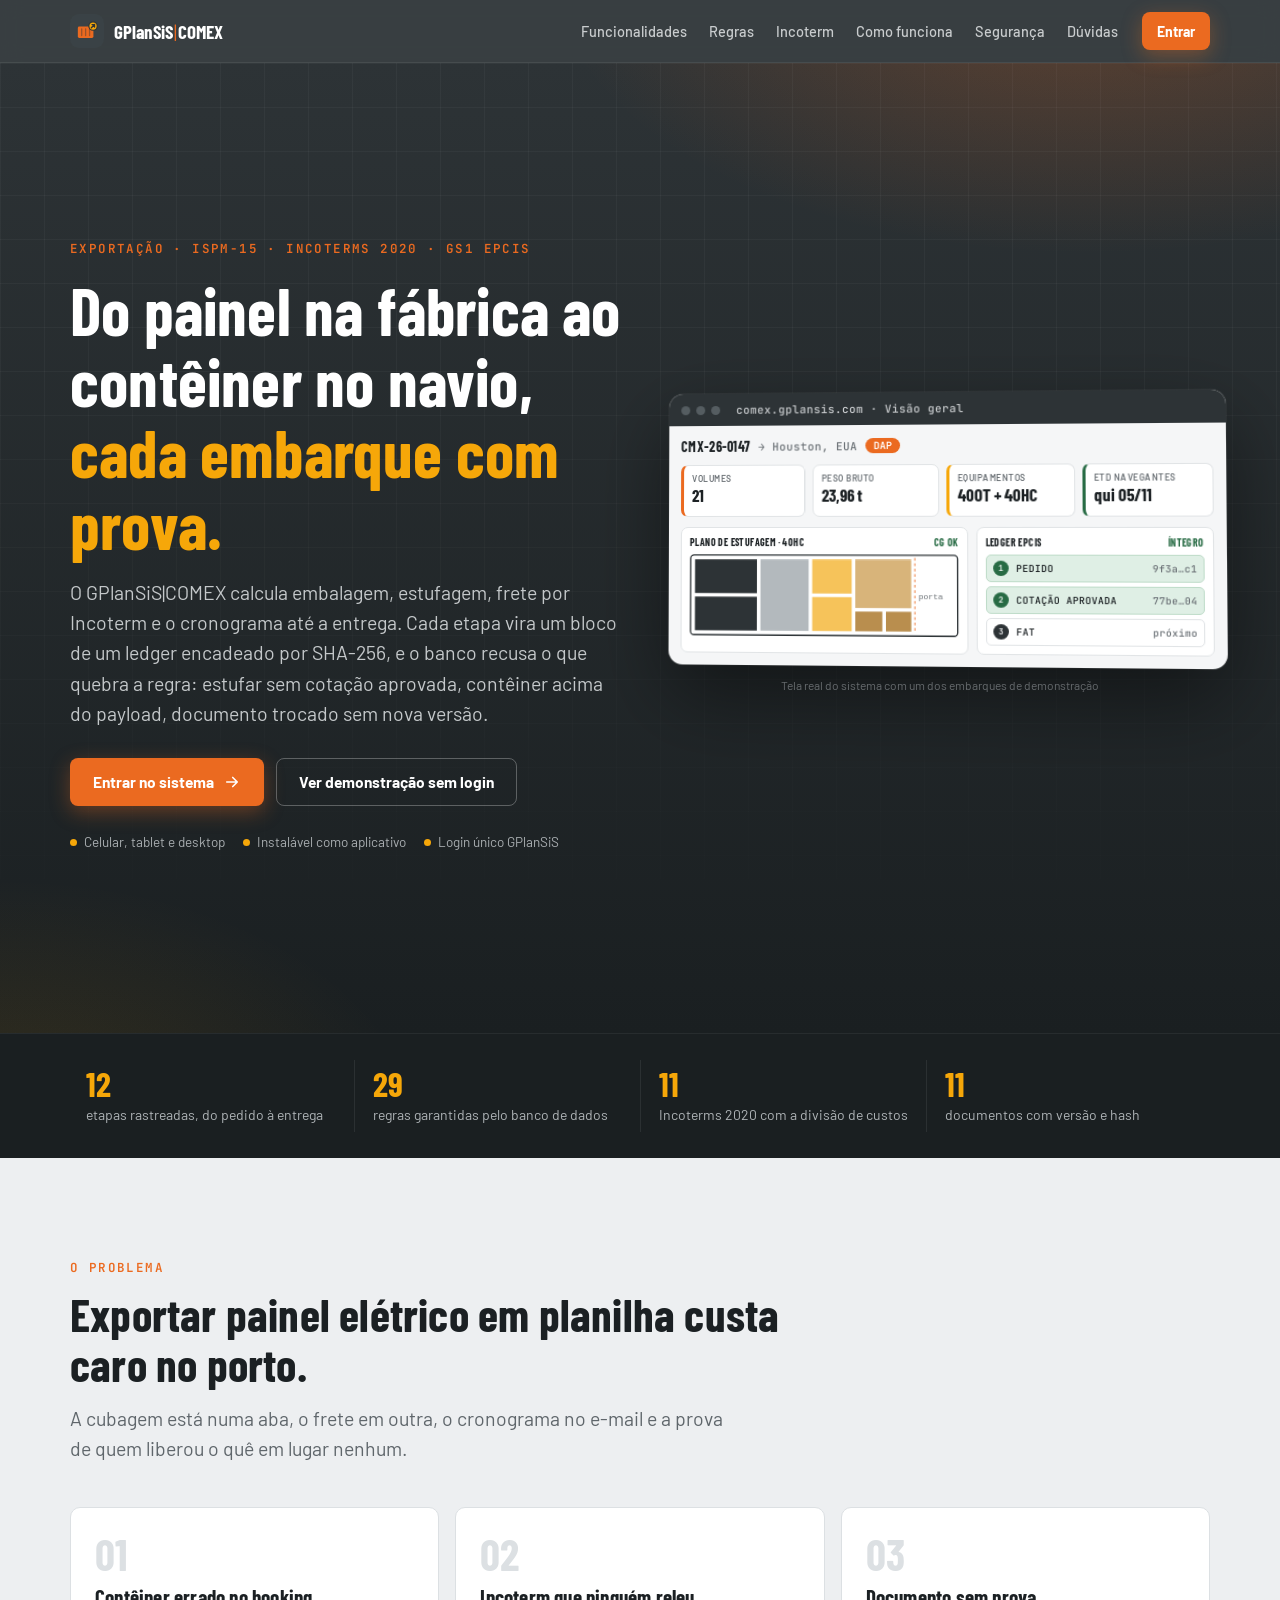
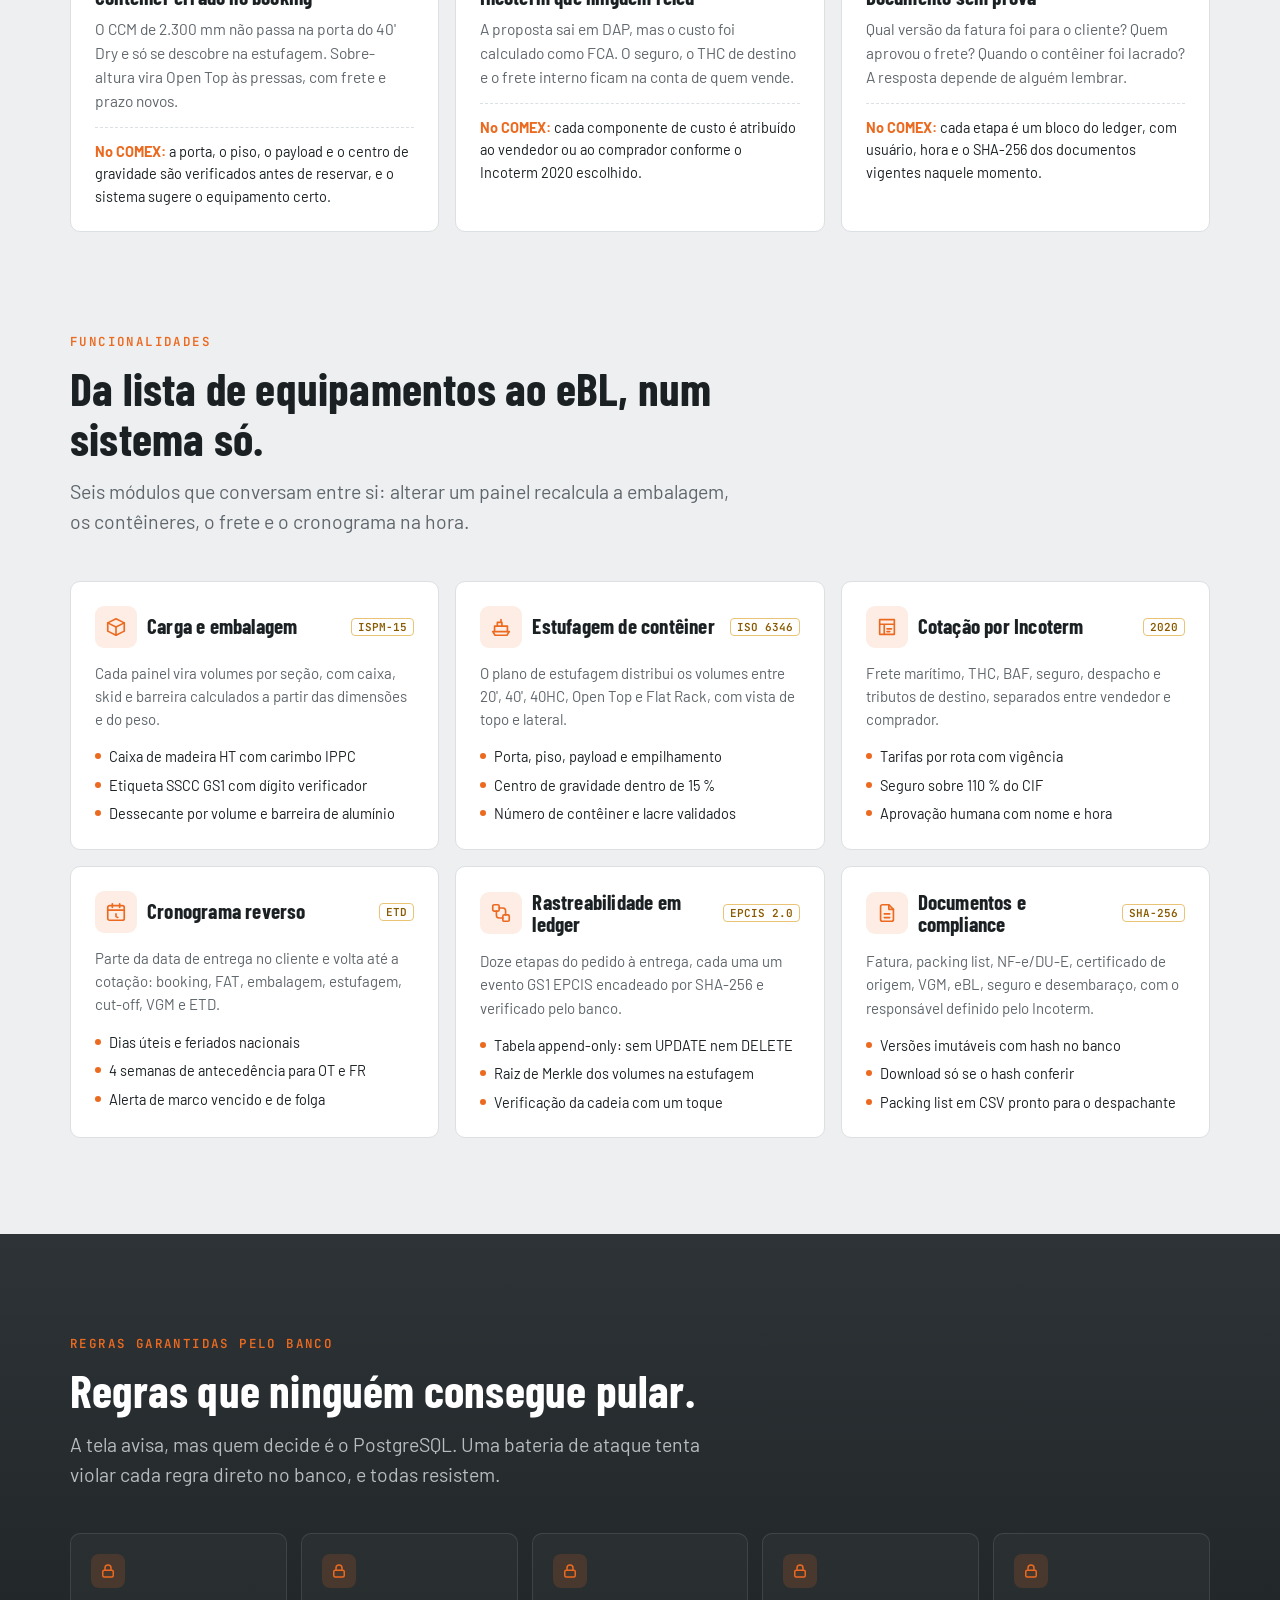
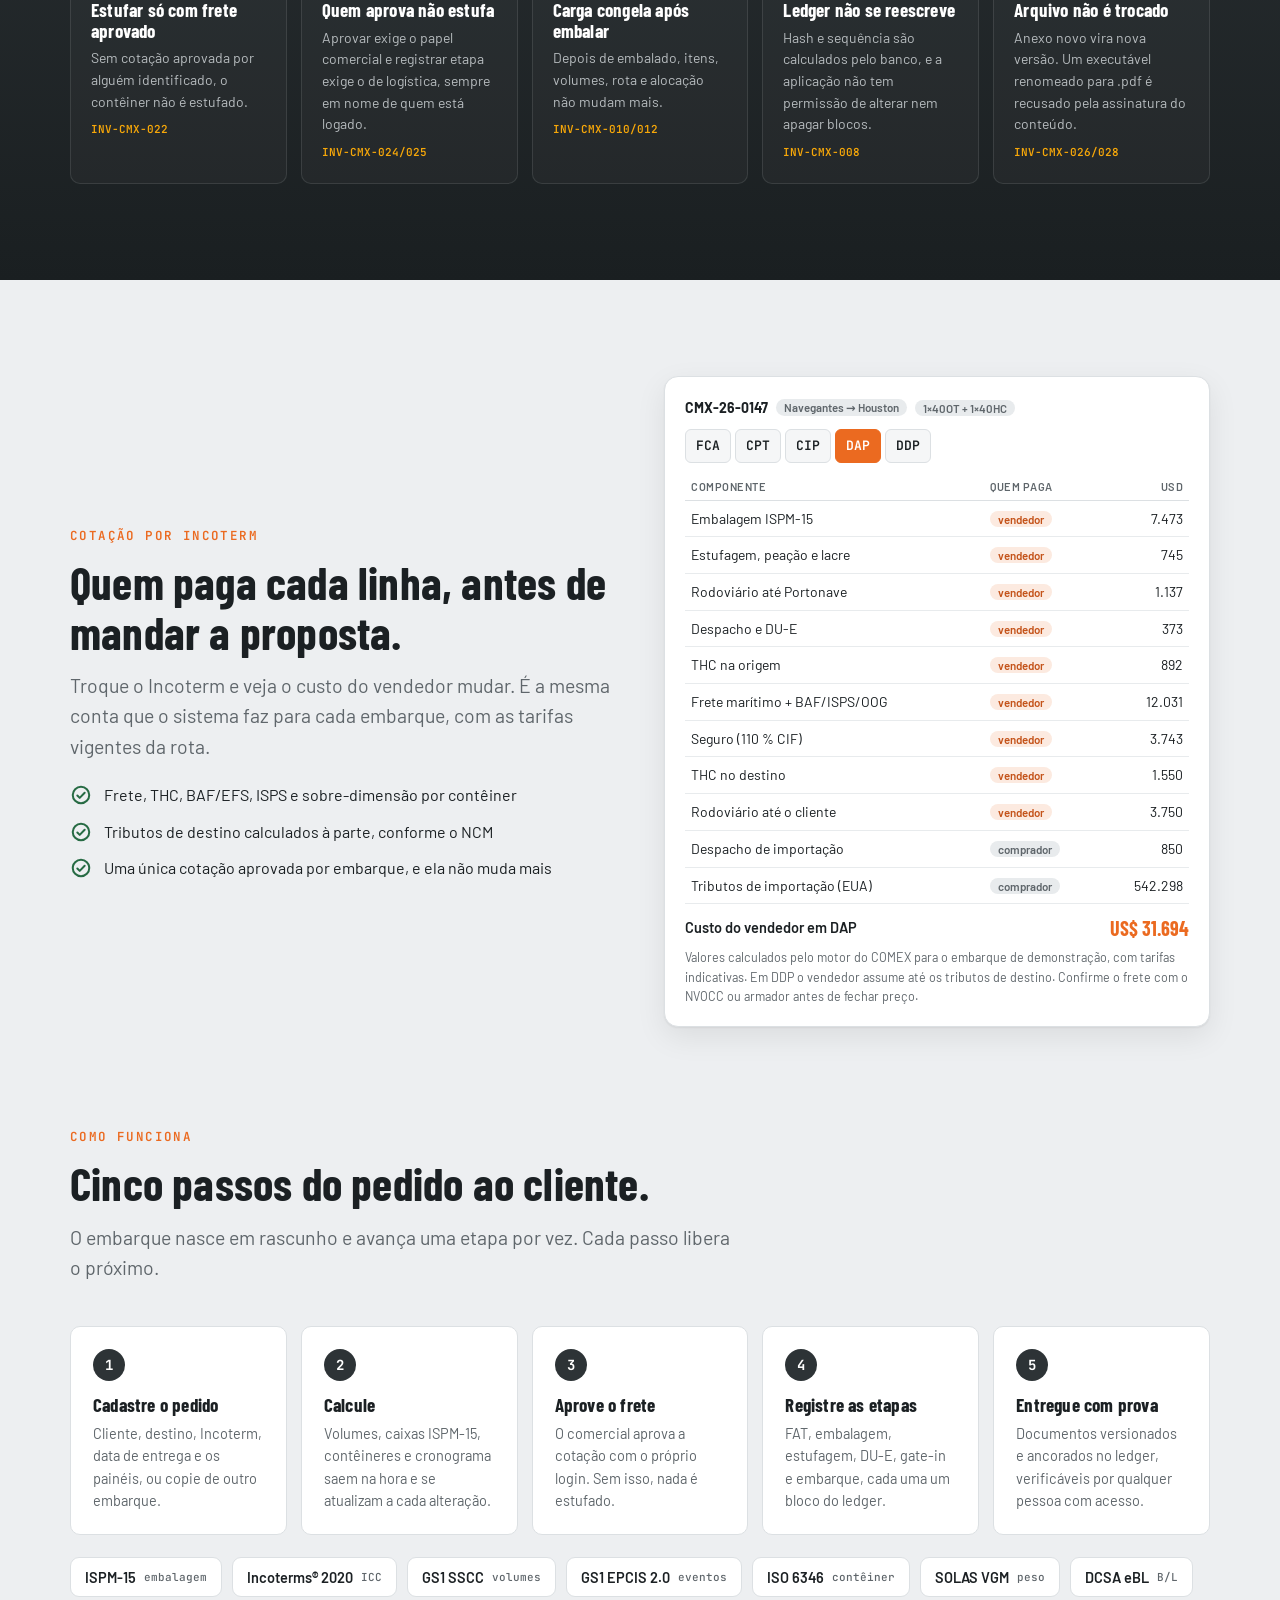
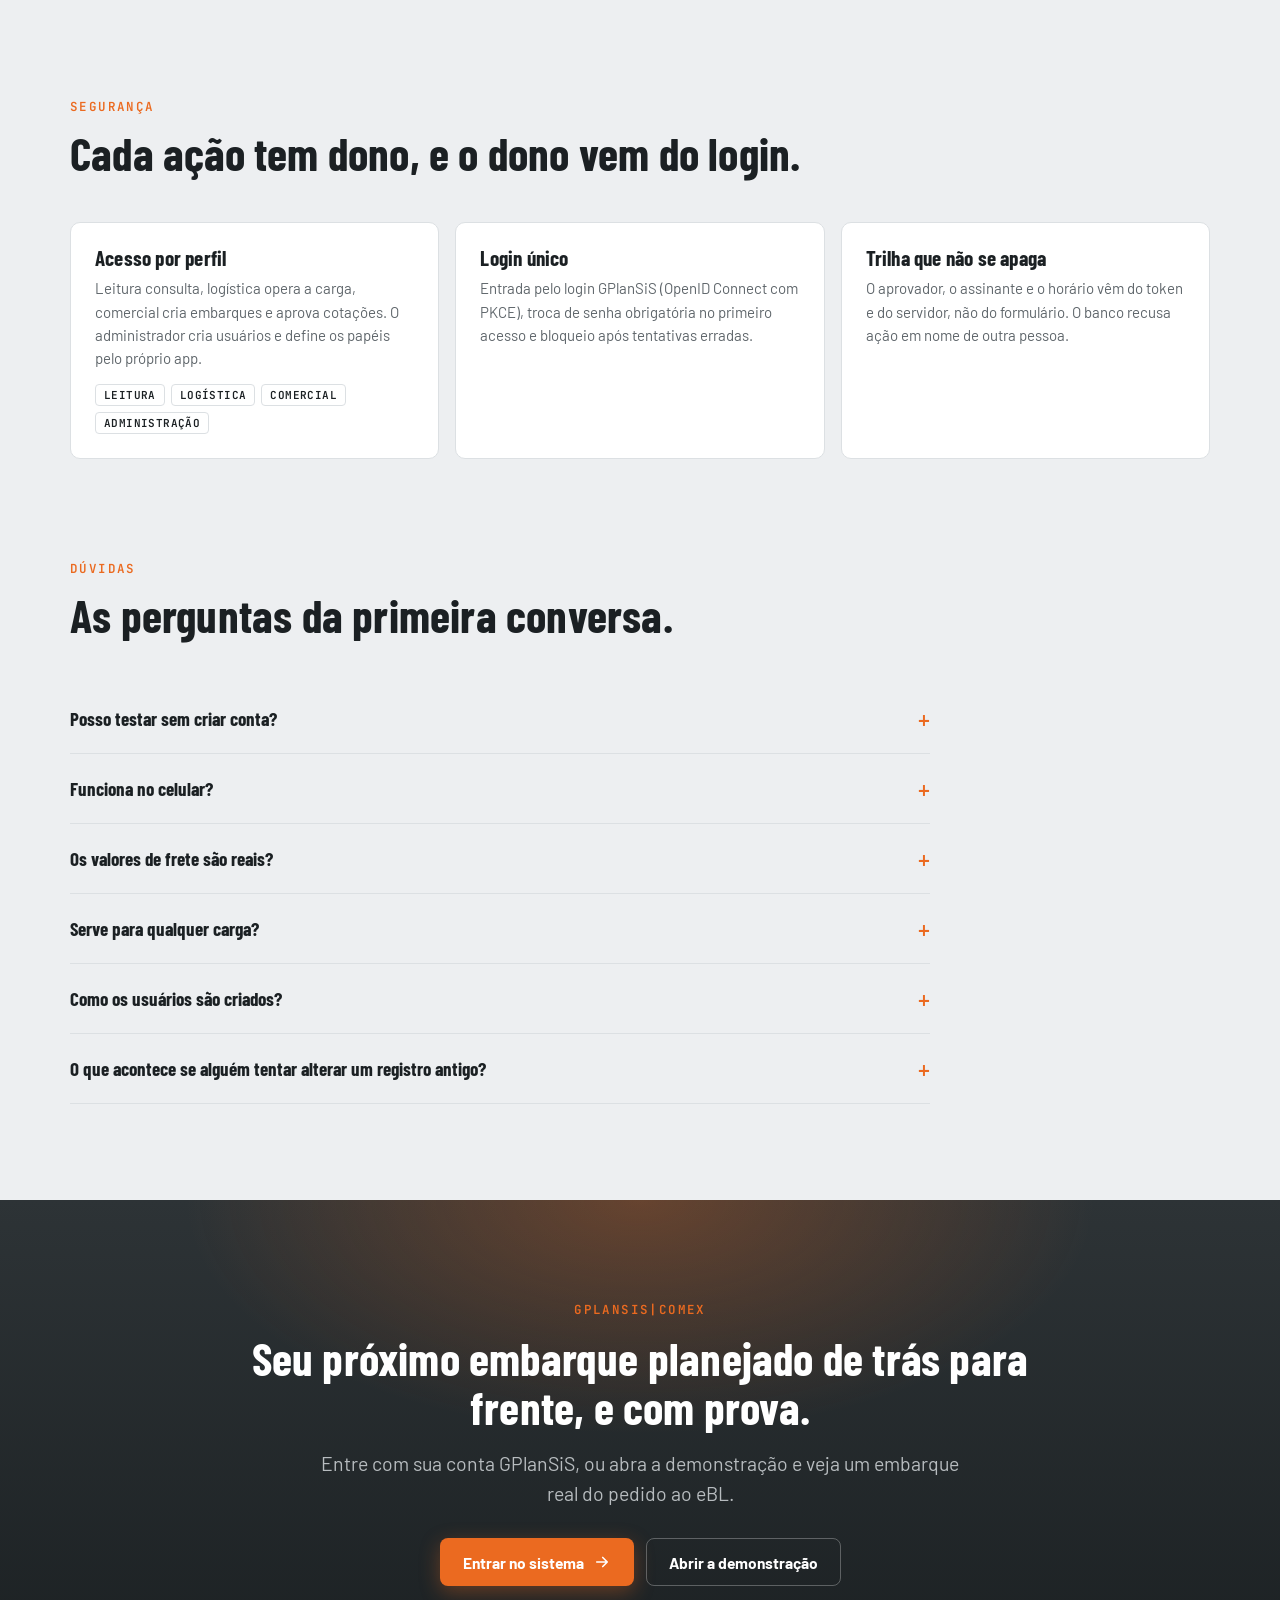
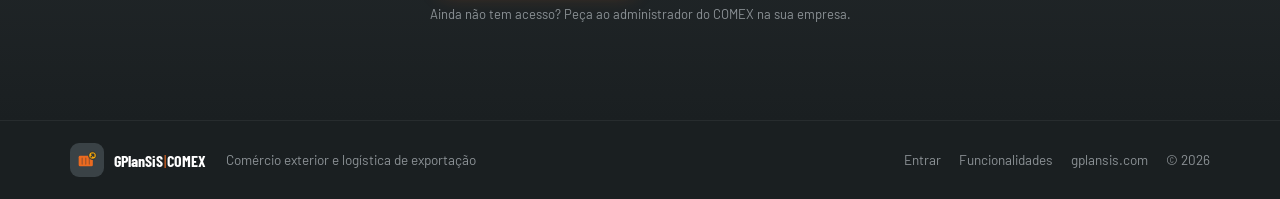
<file: web/index.html>
<!DOCTYPE html>
<html lang="pt-BR">
<head>
<meta charset="utf-8">
<meta name="viewport" content="width=device-width, initial-scale=1, viewport-fit=cover">
<title>GPlanSiS|COMEX · exportação planejada de trás para frente, com prova</title>
<meta name="description" content="Planejamento e rastreabilidade de exportação de painéis elétricos: embalagem ISPM-15, estufagem de contêiner, cotação por Incoterm 2020, cronograma reverso e ledger EPCIS encadeado por SHA-256.">
<meta name="theme-color" content="#2D3336">
<meta name="color-scheme" content="light dark">
<meta property="og:title" content="GPlanSiS|COMEX — exportação com prova">
<meta property="og:description" content="Do painel na fábrica ao contêiner no navio: embalagem, estufagem, frete por Incoterm, cronograma e ledger auditável.">
<meta property="og:type" content="website">
<link rel="manifest" href="manifest.webmanifest">
<link rel="apple-touch-icon" href="icons/apple-touch-icon.png">
<link rel="icon" href="icons/favicon.svg" type="image/svg+xml">
<link rel="icon" href="icons/favicon-32.png" sizes="32x32" type="image/png">
<link rel="preconnect" href="https://fonts.googleapis.com">
<link rel="preconnect" href="https://fonts.gstatic.com" crossorigin>
<link href="https://fonts.googleapis.com/css2?family=Barlow:wght@400;500;600;700&family=Barlow+Condensed:wght@500;600;700&family=JetBrains+Mono:wght@400;500;600&display=swap" rel="stylesheet">
<style>
:root{
  --brand:#EB6A20;--brand2:#C4531A;--amber:#F6A709;--graf:#2D3336;--graf2:#22282B;--graf3:#1A1F21;--steel:#7D8286;
  --bg:#EDEFF1;--panel:#FFFFFF;--panel2:#F5F6F7;--ink:#1B2023;--muted:#5F666B;--line:#DCE0E3;--line2:#E8EBED;
  --ok:#276B44;--okbg:#DFEFE5;--warn:#8A5A00;--warnbg:#FDF1D5;--bad:#B3341D;--badbg:#F8E2DC;
  --wood:#D8B47A;--wood2:#B98E4E;
  --f:'Barlow',system-ui,-apple-system,'Segoe UI',Roboto,sans-serif;--fc:'Barlow Condensed','Arial Narrow',sans-serif;--fm:'JetBrains Mono',ui-monospace,Consolas,monospace;
  --r:10px;--sh:0 1px 2px rgba(0,0,0,.06),0 10px 30px rgba(0,0,0,.08);--wrap:1180px;
}
@media (prefers-color-scheme:dark){:root:not([data-theme="light"]){
  --bg:#121517;--panel:#1B2023;--panel2:#22292D;--ink:#E8EBED;--muted:#9AA0A4;--line:#2E363B;--line2:#262C30;
  --ok:#6BC08E;--okbg:#15301F;--warn:#F2B64A;--warnbg:#372A0E;--bad:#EF7A63;--badbg:#3A1D17;--sh:0 1px 2px rgba(0,0,0,.4),0 10px 30px rgba(0,0,0,.35);
}}
:root[data-theme="dark"]{--bg:#121517;--panel:#1B2023;--panel2:#22292D;--ink:#E8EBED;--muted:#9AA0A4;--line:#2E363B;--line2:#262C30;--ok:#6BC08E;--okbg:#15301F;--warn:#F2B64A;--warnbg:#372A0E;--bad:#EF7A63;--badbg:#3A1D17}
*,*::before,*::after{box-sizing:border-box}
html{scroll-behavior:smooth;scroll-padding-top:72px}
body{margin:0;background:var(--bg);color:var(--ink);font:16px/1.55 var(--f);-webkit-font-smoothing:antialiased;overflow-x:hidden}
a{color:inherit}
img,svg{display:block;max-width:100%}
:focus-visible{outline:2px solid var(--brand);outline-offset:3px;border-radius:4px}
.wrap{max-width:var(--wrap);margin:0 auto;padding:0 20px}
.eyebrow{font:600 12.5px var(--fm);letter-spacing:1.4px;text-transform:uppercase;color:var(--brand)}
h1,h2,h3{font-family:var(--fc);letter-spacing:.2px;line-height:1.08;margin:0}
h2{font-size:clamp(30px,4.2vw,46px);font-weight:700}
h3{font-size:21px;font-weight:700}
p{margin:0}
.lead{font-size:clamp(17px,1.6vw,19.5px);color:var(--muted);max-width:660px}
.btn{display:inline-flex;align-items:center;justify-content:center;gap:9px;padding:13px 22px;border-radius:8px;font:700 15.5px var(--f);text-decoration:none;border:1px solid transparent;cursor:pointer;white-space:nowrap;transition:transform .12s,background .12s,border-color .12s;min-height:48px}
.btn:hover{transform:translateY(-1px)}
.btn.pri{background:var(--brand);color:#fff;box-shadow:0 6px 20px rgba(235,106,32,.35)}
.btn.pri:hover{background:var(--brand2)}
.btn.ghost{border-color:rgba(255,255,255,.28);color:#fff}
.btn.ghost:hover{border-color:rgba(255,255,255,.6)}
.btn svg{width:18px;height:18px}
.btn.sm{padding:8px 14px;font-size:14px;min-height:38px}

/* NAV */
.nav{position:sticky;top:0;z-index:50;background:color-mix(in srgb,var(--graf) 94%,transparent);backdrop-filter:saturate(1.4) blur(10px);-webkit-backdrop-filter:saturate(1.4) blur(10px);border-bottom:1px solid rgba(255,255,255,.07);padding-top:env(safe-area-inset-top,0px)}
.nav .wrap{display:flex;align-items:center;gap:24px;height:62px}
.logo{display:flex;align-items:center;gap:10px;text-decoration:none;color:#fff;min-width:0}
.logo .mk{width:34px;height:34px;border-radius:9px;background:#3A4246;display:grid;place-items:center;flex:none}
.logo .wm{font:700 19px var(--fc);white-space:nowrap}.logo .wm b{color:var(--brand);margin:0 1px;font-weight:400}
.nav .links{display:flex;gap:22px;margin-left:auto}
.nav .links a{color:#C9CCCE;text-decoration:none;font-weight:500;font-size:14.5px}
.nav .links a:hover{color:#fff}
.menu{display:none;margin-left:auto;background:none;border:1px solid rgba(255,255,255,.2);color:#fff;border-radius:7px;width:42px;height:40px;cursor:pointer}
.menu svg{margin:auto;width:20px;height:20px}

/* HERO */
.hero{background:radial-gradient(900px 480px at 85% -10%,rgba(235,106,32,.28),transparent 60%),radial-gradient(700px 420px at 0% 110%,rgba(246,167,9,.12),transparent 60%),linear-gradient(180deg,var(--graf) 0%,var(--graf3) 100%);color:#fff;position:relative;overflow:hidden}
.hero::before{content:"";position:absolute;inset:0;background-image:linear-gradient(rgba(255,255,255,.035) 1px,transparent 1px),linear-gradient(90deg,rgba(255,255,255,.035) 1px,transparent 1px);background-size:44px 44px;mask-image:linear-gradient(180deg,#000 30%,transparent 95%);-webkit-mask-image:linear-gradient(180deg,#000 30%,transparent 95%);pointer-events:none}
.hero .wrap{position:relative;display:grid;grid-template-columns:minmax(0,1.02fr) minmax(0,1fr);gap:48px;align-items:center;padding-top:76px;padding-bottom:84px}
.hero h1{font-size:clamp(40px,5.6vw,66px);font-weight:700;margin:14px 0 18px}
.hero h1 em{font-style:normal;color:var(--amber)}
.hero .lead{color:#C4C8CA}
.ctas{display:flex;gap:12px;flex-wrap:wrap;margin-top:30px}
.trust{display:flex;gap:18px;flex-wrap:wrap;margin-top:26px;font-size:13.5px;color:#A8ADB0}
.trust span{display:inline-flex;align-items:center;gap:7px}
.trust i{width:7px;height:7px;border-radius:50%;background:var(--amber);display:inline-block}

/* MOCK do app */
.mock{background:#F5F6F7;color:#1B2023;border-radius:14px;box-shadow:0 30px 80px rgba(0,0,0,.45),0 0 0 1px rgba(255,255,255,.06);overflow:hidden;transform:perspective(1600px) rotateY(-6deg) rotateX(2deg);transform-origin:left center}
.mock .bar{display:flex;align-items:center;gap:6px;padding:9px 12px;background:#2D3336;color:#C9CCCE;font:500 11px var(--fm)}
.mock .bar i{width:9px;height:9px;border-radius:50%;background:#555D61;display:inline-block}
.mock .bar span{margin-left:10px;white-space:nowrap;overflow:hidden;text-overflow:ellipsis}
.mock .mn{padding:12px;display:flex;flex-direction:column;gap:10px;min-width:0}
.mock .chip{display:flex;align-items:center;gap:8px;font:600 11px var(--fm);flex-wrap:wrap}
.mock .chip b{font:700 14px var(--fc);letter-spacing:.3px}
.mock .chip u{text-decoration:none;background:#EB6A20;color:#fff;border-radius:10px;padding:1px 8px;font-size:10px}
.mock .chip s{text-decoration:none;color:#6A7075;font-weight:500}
.kp{display:grid;grid-template-columns:repeat(4,1fr);gap:7px}
.kp div{background:#fff;border:1px solid #E1E4E6;border-radius:7px;padding:7px 8px;min-width:0}
.kp div.l{border-left:3px solid #EB6A20}.kp div.w{border-left:3px solid #F6A709}.kp div.o{border-left:3px solid #276B44}
.kp small{display:block;font:600 8.5px var(--f);text-transform:uppercase;letter-spacing:.5px;color:#6A7075;white-space:nowrap;overflow:hidden;text-overflow:ellipsis}
.kp strong{font:700 17px var(--fc);white-space:nowrap}
.cardm{background:#fff;border:1px solid #E1E4E6;border-radius:7px;padding:8px;min-width:0}
.cardm h6{margin:0 0 6px;font:700 10px var(--fc);text-transform:uppercase;letter-spacing:.4px;display:flex;justify-content:space-between;gap:8px}
.cardm h6 em{font-style:normal;color:#276B44}
.row2{display:grid;grid-template-columns:1.25fr 1fr;gap:8px}
.chain{display:flex;flex-direction:column;gap:4px}
.chain div{display:flex;align-items:center;gap:7px;font:500 9.5px var(--fm);padding:5px 6px;border:1px solid #E1E4E6;border-radius:5px;background:#fff;min-width:0}
.chain div.d{background:#DFEFE5;border-color:#BFDCC9}
.chain em{font-style:normal;width:15px;height:15px;border-radius:50%;background:#2D3336;color:#fff;display:grid;place-items:center;font-size:8px;flex:none}
.chain div.d em{background:#276B44}
.chain b{margin-left:auto;color:#6A7075;font-weight:500}
.mockcap{margin-top:12px;font-size:12px;color:#8C9296;text-align:center}

/* NÚMEROS */
.nums{background:var(--graf3);color:#fff;border-top:1px solid rgba(255,255,255,.06)}
.nums .wrap{display:grid;grid-template-columns:repeat(4,1fr);gap:0;padding-top:26px;padding-bottom:26px}
.nums div{padding:6px 18px;border-left:1px solid rgba(255,255,255,.08)}
.nums div:first-child{border-left:0}
.nums b{display:block;font:700 34px var(--fc);color:var(--amber);line-height:1.05}
.nums span{font-size:14px;color:#AEB3B6}

/* SEÇÕES */
section{padding:96px 0}
.sh{max-width:780px;margin-bottom:44px}
.sh h2{margin:10px 0 14px}
.pains{display:grid;grid-template-columns:repeat(3,1fr);gap:16px}
.pain{background:var(--panel);border:1px solid var(--line);border-radius:var(--r);padding:24px}
.pain .n{font:700 44px var(--fc);color:var(--line);line-height:1}
.pain h3{margin:10px 0 8px}
.pain p{color:var(--muted);font-size:15.5px}
.pain .fix{margin-top:14px;padding-top:12px;border-top:1px dashed var(--line);font-size:14.5px;color:var(--ink)}
.pain .fix b{color:var(--brand)}

.mods{display:grid;grid-template-columns:repeat(3,1fr);gap:16px}
.mod{background:var(--panel);border:1px solid var(--line);border-radius:var(--r);padding:24px;position:relative;transition:border-color .15s,transform .15s,box-shadow .15s}
.mod:hover{border-color:color-mix(in srgb,var(--brand) 45%,var(--line));transform:translateY(-2px);box-shadow:var(--sh)}
.mod .top{display:flex;align-items:center;gap:10px;margin-bottom:14px}
.mod .ic{width:42px;height:42px;border-radius:9px;display:grid;place-items:center;background:color-mix(in srgb,var(--brand) 12%,var(--panel));color:var(--brand);flex:none}
.mod .ic svg{width:22px;height:22px;fill:none;stroke:currentColor;stroke-width:1.8;stroke-linecap:round;stroke-linejoin:round}
.mod .tag{margin-left:auto;font:600 11px var(--fm);color:var(--warn);border:1px solid color-mix(in srgb,var(--amber) 50%,var(--line));border-radius:4px;padding:1px 6px;white-space:nowrap}
.mod p{color:var(--muted);font-size:15px}
.mod ul{margin:14px 0 0;padding:0;list-style:none;display:flex;flex-direction:column;gap:6px;font-size:14.5px}
.mod li{display:flex;gap:8px;align-items:flex-start}
.mod li::before{content:"";width:6px;height:6px;border-radius:50%;background:var(--brand);margin-top:8px;flex:none}

.dark{background:linear-gradient(180deg,var(--graf) 0%,var(--graf3) 100%);color:#fff}
.dark .lead{color:#B7BCBF}
.rules{display:grid;grid-template-columns:repeat(5,1fr);gap:14px}
.rule{border:1px solid rgba(255,255,255,.1);border-radius:var(--r);padding:20px;background:rgba(255,255,255,.03)}
.rule .lk{width:34px;height:34px;border-radius:8px;background:rgba(235,106,32,.16);color:var(--brand);display:grid;place-items:center;margin-bottom:12px}
.rule .lk svg{width:18px;height:18px;fill:none;stroke:currentColor;stroke-width:2;stroke-linecap:round;stroke-linejoin:round}
.rule h3{font-size:19px;margin-bottom:6px}
.rule p{font-size:14px;color:#B7BCBF}
.rule code{display:inline-block;margin-top:10px;font:600 11px var(--fm);color:var(--amber)}

.split{display:grid;grid-template-columns:1fr 1fr;gap:48px;align-items:center}
.inc{background:var(--panel);border:1px solid var(--line);border-radius:14px;padding:20px;box-shadow:var(--sh);min-width:0}
.inc .hd{display:flex;align-items:center;gap:8px;flex-wrap:wrap;margin-bottom:6px;font-size:14px}
.inc .seg{display:flex;gap:4px;flex-wrap:wrap;margin:10px 0 4px}
.inc .seg button{font:600 13px var(--fm);border:1px solid var(--line);background:var(--panel2);color:var(--ink);border-radius:6px;padding:6px 10px;cursor:pointer;min-height:34px}
.inc .seg button[aria-pressed="true"]{background:var(--brand);border-color:var(--brand);color:#fff}
.pill{display:inline-flex;align-items:center;padding:1px 8px;border-radius:10px;font:600 11.5px var(--f)}
.p-v{background:color-mix(in srgb,var(--brand) 14%,var(--panel));color:var(--brand2)}.p-c{background:var(--line2);color:var(--muted)}
table.t{width:100%;border-collapse:collapse;font-size:14px;margin-top:10px}
.t th{font:600 11px var(--f);text-transform:uppercase;letter-spacing:.5px;color:var(--muted);text-align:left;padding:7px 6px;border-bottom:1px solid var(--line)}
.t td{padding:7px 6px;border-bottom:1px solid var(--line2)}
.t td:last-child,.t th:last-child{text-align:right}
.inc .tot{display:flex;justify-content:space-between;gap:10px;margin-top:12px;font-weight:600;font-size:14.5px}
.inc .tot b{font:700 20px var(--fc);color:var(--brand)}
.checks{list-style:none;padding:0;margin:22px 0 0;display:flex;flex-direction:column;gap:12px}
.checks li{display:flex;gap:12px;align-items:flex-start;font-size:16px}
.checks svg{width:22px;height:22px;color:var(--ok);flex:none;margin-top:1px;fill:none;stroke:currentColor;stroke-width:2.2;stroke-linecap:round;stroke-linejoin:round}

.flow{display:grid;grid-template-columns:repeat(5,1fr);gap:14px;counter-reset:s}
.fl{background:var(--panel);border:1px solid var(--line);border-radius:var(--r);padding:22px;position:relative}
.fl::before{counter-increment:s;content:counter(s);width:32px;height:32px;border-radius:50%;background:var(--graf);color:#fff;display:grid;place-items:center;font:700 14px var(--fm);margin-bottom:14px}
.fl h3{font-size:19px;margin-bottom:6px}
.fl p{font-size:14.5px;color:var(--muted)}
.padroes{display:flex;flex-wrap:wrap;gap:10px;margin-top:22px}
.padroes span{display:inline-flex;align-items:center;gap:8px;padding:8px 14px;border:1px solid var(--line);border-radius:9px;background:var(--panel);font-weight:600;font-size:14.5px}
.padroes span small{font:500 11px var(--fm);color:var(--muted)}

.seg3{display:grid;grid-template-columns:repeat(3,1fr);gap:16px}
.sc{background:var(--panel);border:1px solid var(--line);border-radius:var(--r);padding:24px}
.sc h3{margin-bottom:8px}
.sc p{color:var(--muted);font-size:15px}
.papeis{display:flex;flex-wrap:wrap;gap:6px;margin-top:14px}
.papeis span{font:600 11px var(--fm);border:1px solid var(--line);border-radius:4px;padding:3px 8px;text-transform:uppercase;letter-spacing:.4px}

.faq{max-width:860px}
.faq details{border-bottom:1px solid var(--line);padding:4px 0}
.faq summary{cursor:pointer;list-style:none;display:flex;justify-content:space-between;gap:16px;align-items:center;padding:16px 0;font:700 19px var(--fc)}
.faq summary::-webkit-details-marker{display:none}
.faq summary::after{content:"+";font:500 24px var(--f);color:var(--brand);flex:none;transition:transform .15s}
.faq details[open] summary::after{transform:rotate(45deg)}
.faq details p{color:var(--muted);padding:0 0 18px;max-width:760px}

.final{background:radial-gradient(700px 360px at 50% 0%,rgba(235,106,32,.3),transparent 65%),linear-gradient(180deg,var(--graf) 0%,var(--graf3) 100%);color:#fff;text-align:center}
.final h2{max-width:820px;margin:12px auto 16px}
.final .lead{color:#B7BCBF;margin:0 auto}
.final .ctas{justify-content:center}
.final small{display:block;margin-top:18px;color:#8C9296;font-size:13px}

footer{background:var(--graf3);color:#8C9296;font-size:13.5px;border-top:1px solid rgba(255,255,255,.06)}
footer .wrap{display:flex;gap:20px;align-items:center;flex-wrap:wrap;padding-top:22px;padding-bottom:calc(22px + env(safe-area-inset-bottom,0px))}
footer .logo .wm{font-size:16px}
footer nav{display:flex;gap:18px;margin-left:auto;flex-wrap:wrap}
footer a{text-decoration:none}footer a:hover{color:#fff}

@media (max-width:1060px){
  .rules{grid-template-columns:repeat(3,1fr)}
  .flow{grid-template-columns:repeat(3,1fr)}
}
@media (max-width:920px){
  .hero .wrap{grid-template-columns:1fr;padding-top:52px;padding-bottom:60px;gap:40px}
  .mock{transform:none}
  .pains,.mods,.seg3{grid-template-columns:1fr 1fr}
  .split{grid-template-columns:1fr;gap:32px}
  .nums .wrap{grid-template-columns:1fr 1fr;gap:16px 0}
  .nums div:nth-child(3){border-left:0}
  .nav .links{display:none}
  .nav .links.aberto{display:flex;position:absolute;left:0;right:0;top:100%;flex-direction:column;gap:0;background:var(--graf);border-bottom:1px solid rgba(255,255,255,.08);padding:6px 16px 12px}
  .nav .links.aberto a{padding:12px 4px;font-size:16px;border-bottom:1px solid rgba(255,255,255,.06)}
  .menu{display:grid}
  .nav .wrap{gap:12px}
}
@media (max-width:640px){
  .wrap{padding:0 16px}
  section{padding:64px 0}
  .pains,.mods,.seg3,.rules,.flow{grid-template-columns:1fr}
  .kp{grid-template-columns:repeat(2,1fr)}
  .row2{grid-template-columns:1fr}
  .ctas .btn{flex:1 1 100%}
  .nav .entrar{display:none}
  .nums b{font-size:28px}
  .nums div{padding:6px 12px}
  footer nav{margin-left:0}
}
@media (prefers-reduced-motion:reduce){html{scroll-behavior:auto}.btn,.mod{transition:none}.btn:hover,.mod:hover{transform:none}}
</style>
</head>
<body>
<svg width="0" height="0" style="position:absolute" aria-hidden="true">
  <symbol id="logo" viewBox="0 0 24 24"><rect x="2" y="7" width="17" height="12.5" rx="1.6" fill="#EB6A20"/><path d="M6.2 9.6v7.3M10.5 9.6v7.3M14.8 9.6v7.3" stroke="#2D3336" stroke-opacity=".42" stroke-width="1.4" stroke-linecap="round" fill="none"/><circle cx="18.6" cy="6.6" r="4.6" fill="#F6A709" stroke="#2D3336" stroke-width="1.3"/><path d="M16.8 8.4l3.4-3.4M17.5 5h2.7v2.7" fill="none" stroke="#2D3336" stroke-width="1.5" stroke-linecap="round" stroke-linejoin="round"/></symbol>
  <symbol id="seta" viewBox="0 0 24 24"><path d="M5 12h14M13 6l6 6-6 6" fill="none" stroke="currentColor" stroke-width="2.2" stroke-linecap="round" stroke-linejoin="round"/></symbol>
  <symbol id="ok" viewBox="0 0 24 24"><circle cx="12" cy="12" r="9"/><path d="M8 12.5l2.6 2.6L16 9.6"/></symbol>
  <symbol id="cad" viewBox="0 0 24 24"><rect x="5" y="11" width="14" height="9" rx="2"/><path d="M8 11V8a4 4 0 0 1 8 0v3"/></symbol>
</svg>

<header class="nav">
  <div class="wrap">
    <a class="logo" href="./" aria-label="GPlanSiS|COMEX, início"><span class="mk"><svg width="22" height="22"><use href="#logo"/></svg></span><span class="wm">GPlanSiS<b>|</b>COMEX</span></a>
    <nav class="links" id="links" aria-label="Seções">
      <a href="#funcionalidades">Funcionalidades</a><a href="#regras">Regras</a><a href="#incoterm">Incoterm</a><a href="#como">Como funciona</a><a href="#seguranca">Segurança</a><a href="#duvidas">Dúvidas</a>
    </nav>
    <a class="btn pri sm entrar" href="app.html">Entrar</a>
    <button class="menu" id="menu" aria-label="Abrir menu" aria-expanded="false" aria-controls="links"><svg viewBox="0 0 24 24" fill="none" stroke="currentColor" stroke-width="2" stroke-linecap="round"><path d="M4 7h16M4 12h16M4 17h16"/></svg></button>
  </div>
</header>

<main>
<section class="hero" aria-labelledby="h1">
  <div class="wrap">
    <div>
      <span class="eyebrow">Exportação · ISPM-15 · Incoterms 2020 · GS1 EPCIS</span>
      <h1 id="h1">Do painel na fábrica ao contêiner no navio, <em>cada embarque com prova.</em></h1>
      <p class="lead">O GPlanSiS|COMEX calcula embalagem, estufagem, frete por Incoterm e o cronograma até a entrega. Cada etapa vira um bloco de um ledger encadeado por SHA-256, e o banco recusa o que quebra a regra: estufar sem cotação aprovada, contêiner acima do payload, documento trocado sem nova versão.</p>
      <div class="ctas">
        <a class="btn pri" href="app.html">Entrar no sistema <svg><use href="#seta"/></svg></a>
        <a class="btn ghost" href="app.html?demo=1">Ver demonstração sem login</a>
      </div>
      <div class="trust"><span><i></i>Celular, tablet e desktop</span><span><i></i>Instalável como aplicativo</span><span><i></i>Login único GPlanSiS</span></div>
    </div>
    <div>
      <div class="mock" role="img" aria-label="Tela do COMEX: embarque CMX-26-0147 para Houston com volumes, peso, contêineres, cronograma e ledger">
        <div class="bar"><i></i><i></i><i></i><span>comex.gplansis.com · Visão geral</span></div>
        <div class="mn">
          <div class="chip"><b>CMX-26-0147</b><s>→ Houston, EUA</s><u>DAP</u></div>
          <div class="kp">
            <div class="l"><small>Volumes</small><strong>21</strong></div>
            <div><small>Peso bruto</small><strong>23,96 t</strong></div>
            <div class="w"><small>Equipamentos</small><strong>40OT + 40HC</strong></div>
            <div class="o"><small>ETD Navegantes</small><strong>qui 05/11</strong></div>
          </div>
          <div class="row2">
            <div class="cardm"><h6>Plano de estufagem · 40HC <em>CG ok</em></h6>
              <svg viewBox="0 0 300 92" aria-hidden="true">
                <rect x="1" y="1" width="298" height="90" rx="4" fill="#fff" stroke="#2D3336" stroke-width="1.5"/>
                <rect x="6" y="6" width="70" height="38" fill="#2D3336"/><rect x="6" y="48" width="70" height="38" fill="#2D3336"/>
                <rect x="80" y="6" width="54" height="80" fill="#B3B9BD"/><rect x="138" y="6" width="44" height="38" fill="#F6C35A"/>
                <rect x="138" y="48" width="44" height="38" fill="#F6C35A"/><rect x="186" y="6" width="62" height="54" fill="#D8B47A"/>
                <rect x="186" y="64" width="30" height="22" fill="#B98E4E"/><rect x="220" y="64" width="28" height="22" fill="#B98E4E"/>
                <path d="M252 4v84" stroke="#EB6A20" stroke-dasharray="3 3"/><text x="256" y="50" font-size="9" fill="#6A7075" font-family="monospace">porta</text>
              </svg>
            </div>
            <div class="cardm"><h6>Ledger EPCIS <em>íntegro</em></h6>
              <div class="chain">
                <div class="d"><em>1</em>PEDIDO<b>9f3a…c1</b></div>
                <div class="d"><em>2</em>COTAÇÃO APROVADA<b>77be…04</b></div>
                <div><em>3</em>FAT<b>próximo</b></div>
              </div>
            </div>
          </div>
        </div>
      </div>
      <p class="mockcap">Tela real do sistema com um dos embarques de demonstração</p>
    </div>
  </div>
</section>

<div class="nums" aria-label="Números do sistema">
  <div class="wrap">
    <div><b>12</b><span>etapas rastreadas, do pedido à entrega</span></div>
    <div><b>29</b><span>regras garantidas pelo banco de dados</span></div>
    <div><b>11</b><span>Incoterms 2020 com a divisão de custos</span></div>
    <div><b>11</b><span>documentos com versão e hash</span></div>
  </div>
</div>

<section aria-labelledby="dor">
  <div class="wrap">
    <div class="sh">
      <span class="eyebrow">O problema</span>
      <h2 id="dor">Exportar painel elétrico em planilha custa caro no porto.</h2>
      <p class="lead">A cubagem está numa aba, o frete em outra, o cronograma no e-mail e a prova de quem liberou o quê em lugar nenhum.</p>
    </div>
    <div class="pains">
      <div class="pain"><div class="n">01</div><h3>Contêiner errado no booking</h3><p>O CCM de 2.300 mm não passa na porta do 40' Dry e só se descobre na estufagem. Sobre-altura vira Open Top às pressas, com frete e prazo novos.</p>
        <p class="fix"><b>No COMEX:</b> a porta, o piso, o payload e o centro de gravidade são verificados antes de reservar, e o sistema sugere o equipamento certo.</p></div>
      <div class="pain"><div class="n">02</div><h3>Incoterm que ninguém releu</h3><p>A proposta sai em DAP, mas o custo foi calculado como FCA. O seguro, o THC de destino e o frete interno ficam na conta de quem vende.</p>
        <p class="fix"><b>No COMEX:</b> cada componente de custo é atribuído ao vendedor ou ao comprador conforme o Incoterm 2020 escolhido.</p></div>
      <div class="pain"><div class="n">03</div><h3>Documento sem prova</h3><p>Qual versão da fatura foi para o cliente? Quem aprovou o frete? Quando o contêiner foi lacrado? A resposta depende de alguém lembrar.</p>
        <p class="fix"><b>No COMEX:</b> cada etapa é um bloco do ledger, com usuário, hora e o SHA-256 dos documentos vigentes naquele momento.</p></div>
    </div>
  </div>
</section>

<section id="funcionalidades" aria-labelledby="fun" style="padding-top:0">
  <div class="wrap">
    <div class="sh">
      <span class="eyebrow">Funcionalidades</span>
      <h2 id="fun">Da lista de equipamentos ao eBL, num sistema só.</h2>
      <p class="lead">Seis módulos que conversam entre si: alterar um painel recalcula a embalagem, os contêineres, o frete e o cronograma na hora.</p>
    </div>
    <div class="mods">
      <article class="mod"><div class="top"><span class="ic"><svg viewBox="0 0 24 24"><path d="M12 3 3 7.5l9 4.5 9-4.5z"/><path d="M3 7.5v9L12 21l9-4.5v-9"/><path d="M12 12v9"/></svg></span><h3>Carga e embalagem</h3><span class="tag">ISPM-15</span></div>
        <p>Cada painel vira volumes por seção, com caixa, skid e barreira calculados a partir das dimensões e do peso.</p>
        <ul><li>Caixa de madeira HT com carimbo IPPC</li><li>Etiqueta SSCC GS1 com dígito verificador</li><li>Dessecante por volume e barreira de alumínio</li></ul></article>
      <article class="mod"><div class="top"><span class="ic"><svg viewBox="0 0 24 24"><path d="M3 17h18l-2.5 4h-13z"/><path d="M5 17v-6h14v6"/><path d="M8 11V7h5v4M12 4v3"/></svg></span><h3>Estufagem de contêiner</h3><span class="tag">ISO 6346</span></div>
        <p>O plano de estufagem distribui os volumes entre 20', 40', 40HC, Open Top e Flat Rack, com vista de topo e lateral.</p>
        <ul><li>Porta, piso, payload e empilhamento</li><li>Centro de gravidade dentro de 15 %</li><li>Número de contêiner e lacre validados</li></ul></article>
      <article class="mod"><div class="top"><span class="ic"><svg viewBox="0 0 24 24"><path d="M4 4h16v16H4z"/><path d="M4 9h16M9 9v11"/><path d="M12 14h5M12 17h3"/></svg></span><h3>Cotação por Incoterm</h3><span class="tag">2020</span></div>
        <p>Frete marítimo, THC, BAF, seguro, despacho e tributos de destino, separados entre vendedor e comprador.</p>
        <ul><li>Tarifas por rota com vigência</li><li>Seguro sobre 110 % do CIF</li><li>Aprovação humana com nome e hora</li></ul></article>
      <article class="mod"><div class="top"><span class="ic"><svg viewBox="0 0 24 24"><rect x="3" y="5" width="18" height="16" rx="2"/><path d="M3 10h18M8 3v4M16 3v4"/><path d="M12 14v3l2 1"/></svg></span><h3>Cronograma reverso</h3><span class="tag">ETD</span></div>
        <p>Parte da data de entrega no cliente e volta até a cotação: booking, FAT, embalagem, estufagem, cut-off, VGM e ETD.</p>
        <ul><li>Dias úteis e feriados nacionais</li><li>4 semanas de antecedência para OT e FR</li><li>Alerta de marco vencido e de folga</li></ul></article>
      <article class="mod"><div class="top"><span class="ic"><svg viewBox="0 0 24 24"><rect x="3" y="3" width="7" height="7" rx="1.5"/><rect x="14" y="14" width="7" height="7" rx="1.5"/><path d="M10 6.5h4a3 3 0 0 1 3 3V14M14 17.5h-4a3 3 0 0 1-3-3V10"/></svg></span><h3>Rastreabilidade em ledger</h3><span class="tag">EPCIS 2.0</span></div>
        <p>Doze etapas do pedido à entrega, cada uma um evento GS1 EPCIS encadeado por SHA-256 e verificado pelo banco.</p>
        <ul><li>Tabela append-only: sem UPDATE nem DELETE</li><li>Raiz de Merkle dos volumes na estufagem</li><li>Verificação da cadeia com um toque</li></ul></article>
      <article class="mod"><div class="top"><span class="ic"><svg viewBox="0 0 24 24"><path d="M14 3H7a2 2 0 0 0-2 2v14a2 2 0 0 0 2 2h10a2 2 0 0 0 2-2V8z"/><path d="M14 3v5h5M9 13h6M9 17h6"/></svg></span><h3>Documentos e compliance</h3><span class="tag">SHA-256</span></div>
        <p>Fatura, packing list, NF-e/DU-E, certificado de origem, VGM, eBL, seguro e desembaraço, com o responsável definido pelo Incoterm.</p>
        <ul><li>Versões imutáveis com hash no banco</li><li>Download só se o hash conferir</li><li>Packing list em CSV pronto para o despachante</li></ul></article>
    </div>
  </div>
</section>

<section class="dark" id="regras" aria-labelledby="reg">
  <div class="wrap">
    <div class="sh">
      <span class="eyebrow">Regras garantidas pelo banco</span>
      <h2 id="reg">Regras que ninguém consegue pular.</h2>
      <p class="lead">A tela avisa, mas quem decide é o PostgreSQL. Uma bateria de ataque tenta violar cada regra direto no banco, e todas resistem.</p>
    </div>
    <div class="rules">
      <div class="rule"><span class="lk"><svg viewBox="0 0 24 24"><use href="#cad"/></svg></span><h3>Estufar só com frete aprovado</h3><p>Sem cotação aprovada por alguém identificado, o contêiner não é estufado.</p><code>INV-CMX-022</code></div>
      <div class="rule"><span class="lk"><svg viewBox="0 0 24 24"><use href="#cad"/></svg></span><h3>Quem aprova não estufa</h3><p>Aprovar exige o papel comercial e registrar etapa exige o de logística, sempre em nome de quem está logado.</p><code>INV-CMX-024/025</code></div>
      <div class="rule"><span class="lk"><svg viewBox="0 0 24 24"><use href="#cad"/></svg></span><h3>Carga congela após embalar</h3><p>Depois de embalado, itens, volumes, rota e alocação não mudam mais.</p><code>INV-CMX-010/012</code></div>
      <div class="rule"><span class="lk"><svg viewBox="0 0 24 24"><use href="#cad"/></svg></span><h3>Ledger não se reescreve</h3><p>Hash e sequência são calculados pelo banco, e a aplicação não tem permissão de alterar nem apagar blocos.</p><code>INV-CMX-008</code></div>
      <div class="rule"><span class="lk"><svg viewBox="0 0 24 24"><use href="#cad"/></svg></span><h3>Arquivo não é trocado</h3><p>Anexo novo vira nova versão. Um executável renomeado para .pdf é recusado pela assinatura do conteúdo.</p><code>INV-CMX-026/028</code></div>
    </div>
  </div>
</section>

<section id="incoterm" aria-labelledby="inc">
  <div class="wrap split">
    <div>
      <span class="eyebrow">Cotação por Incoterm</span>
      <h2 id="inc" style="margin:10px 0 14px">Quem paga cada linha, antes de mandar a proposta.</h2>
      <p class="lead">Troque o Incoterm e veja o custo do vendedor mudar. É a mesma conta que o sistema faz para cada embarque, com as tarifas vigentes da rota.</p>
      <ul class="checks">
        <li><svg><use href="#ok"/></svg>Frete, THC, BAF/EFS, ISPS e sobre-dimensão por contêiner</li>
        <li><svg><use href="#ok"/></svg>Tributos de destino calculados à parte, conforme o NCM</li>
        <li><svg><use href="#ok"/></svg>Uma única cotação aprovada por embarque, e ela não muda mais</li>
      </ul>
    </div>
    <div class="inc" aria-live="polite">
      <div class="hd"><b>CMX-26-0147</b><span class="pill p-c">Navegantes → Houston</span><span class="pill p-c">1×40OT + 1×40HC</span></div>
      <div class="seg" role="group" aria-label="Incoterm" id="incSeg">
        <button data-i="FCA">FCA</button><button data-i="CPT">CPT</button><button data-i="CIP">CIP</button><button data-i="DAP" aria-pressed="true">DAP</button><button data-i="DDP">DDP</button>
      </div>
      <table class="t"><thead><tr><th>Componente</th><th>Quem paga</th><th>USD</th></tr></thead><tbody id="incT"></tbody></table>
      <div class="tot"><span>Custo do vendedor em <span id="incN">DAP</span></span><b id="incV"></b></div>
      <p style="font-size:12.5px;color:var(--muted);margin-top:8px">Valores calculados pelo motor do COMEX para o embarque de demonstração, com tarifas indicativas. Em DDP o vendedor assume até os tributos de destino. Confirme o frete com o NVOCC ou armador antes de fechar preço.</p>
    </div>
  </div>
</section>

<section id="como" aria-labelledby="com" style="padding-top:0">
  <div class="wrap">
    <div class="sh">
      <span class="eyebrow">Como funciona</span>
      <h2 id="com">Cinco passos do pedido ao cliente.</h2>
      <p class="lead">O embarque nasce em rascunho e avança uma etapa por vez. Cada passo libera o próximo.</p>
    </div>
    <div class="flow">
      <div class="fl"><h3>Cadastre o pedido</h3><p>Cliente, destino, Incoterm, data de entrega e os painéis, ou copie de outro embarque.</p></div>
      <div class="fl"><h3>Calcule</h3><p>Volumes, caixas ISPM-15, contêineres e cronograma saem na hora e se atualizam a cada alteração.</p></div>
      <div class="fl"><h3>Aprove o frete</h3><p>O comercial aprova a cotação com o próprio login. Sem isso, nada é estufado.</p></div>
      <div class="fl"><h3>Registre as etapas</h3><p>FAT, embalagem, estufagem, DU-E, gate-in e embarque, cada uma um bloco do ledger.</p></div>
      <div class="fl"><h3>Entregue com prova</h3><p>Documentos versionados e ancorados no ledger, verificáveis por qualquer pessoa com acesso.</p></div>
    </div>
    <div class="padroes" aria-label="Padrões usados">
      <span>ISPM-15 <small>embalagem</small></span><span>Incoterms® 2020 <small>ICC</small></span><span>GS1 SSCC <small>volumes</small></span><span>GS1 EPCIS 2.0 <small>eventos</small></span><span>ISO 6346 <small>contêiner</small></span><span>SOLAS VGM <small>peso</small></span><span>DCSA eBL <small>B/L</small></span>
    </div>
  </div>
</section>

<section id="seguranca" aria-labelledby="seg" style="padding-top:0">
  <div class="wrap">
    <div class="sh">
      <span class="eyebrow">Segurança</span>
      <h2 id="seg">Cada ação tem dono, e o dono vem do login.</h2>
    </div>
    <div class="seg3">
      <div class="sc"><h3>Acesso por perfil</h3><p>Leitura consulta, logística opera a carga, comercial cria embarques e aprova cotações. O administrador cria usuários e define os papéis pelo próprio app.</p>
        <div class="papeis"><span>Leitura</span><span>Logística</span><span>Comercial</span><span>Administração</span></div></div>
      <div class="sc"><h3>Login único</h3><p>Entrada pelo login GPlanSiS (OpenID Connect com PKCE), troca de senha obrigatória no primeiro acesso e bloqueio após tentativas erradas.</p></div>
      <div class="sc"><h3>Trilha que não se apaga</h3><p>O aprovador, o assinante e o horário vêm do token e do servidor, não do formulário. O banco recusa ação em nome de outra pessoa.</p></div>
    </div>
  </div>
</section>

<section id="duvidas" aria-labelledby="duv" style="padding-top:0">
  <div class="wrap">
    <div class="sh"><span class="eyebrow">Dúvidas</span><h2 id="duv">As perguntas da primeira conversa.</h2></div>
    <div class="faq">
      <details><summary>Posso testar sem criar conta?</summary><p>Sim. A demonstração abre três embarques de exemplo (Houston, San Antonio e Rotterdam) em estágios diferentes e roda no navegador, com as mesmas regras. Nada do que você fizer nela vai para o banco.</p></details>
      <details><summary>Funciona no celular?</summary><p>Funciona em celular, tablet e desktop, e pode ser instalado como aplicativo pelo navegador. No iPhone, use Compartilhar e depois "Adicionar à Tela de Início".</p></details>
      <details><summary>Os valores de frete são reais?</summary><p>São estimativas indicativas por rota, com período de vigência. Servem para planejar e comparar Incoterms. Antes de fechar preço, confirme com o NVOCC ou o armador.</p></details>
      <details><summary>Serve para qualquer carga?</summary><p>O motor foi calibrado para painéis elétricos e equipamentos industriais em caixa de madeira: CCM, QGBT, média tensão, PLC, remotas e sobressalentes. Dimensões, peso e empilhamento são configuráveis por item.</p></details>
      <details><summary>Como os usuários são criados?</summary><p>O administrador cria cada usuário pelo próprio app, com o e-mail como login e uma senha temporária que precisa ser trocada no primeiro acesso. Os papéis podem ser alterados a qualquer momento, e desativar um usuário encerra as sessões dele.</p></details>
      <details><summary>O que acontece se alguém tentar alterar um registro antigo?</summary><p>O banco recusa. O ledger só aceita novos blocos, e cada bloco guarda o hash do anterior. A verificação refaz a conta e mostra em qual bloco a cadeia quebraria.</p></details>
    </div>
  </div>
</section>

<section class="final" aria-labelledby="cta">
  <div class="wrap">
    <span class="eyebrow">GPlanSiS|COMEX</span>
    <h2 id="cta">Seu próximo embarque planejado de trás para frente, e com prova.</h2>
    <p class="lead">Entre com sua conta GPlanSiS, ou abra a demonstração e veja um embarque real do pedido ao eBL.</p>
    <div class="ctas">
      <a class="btn pri" href="app.html">Entrar no sistema <svg><use href="#seta"/></svg></a>
      <a class="btn ghost" href="app.html?demo=1">Abrir a demonstração</a>
    </div>
    <small>Ainda não tem acesso? Peça ao administrador do COMEX na sua empresa.</small>
  </div>
</section>
</main>

<footer>
  <div class="wrap">
    <a class="logo" href="./"><span class="mk"><svg width="20" height="20"><use href="#logo"/></svg></span><span class="wm">GPlanSiS<b>|</b>COMEX</span></a>
    <span>Comércio exterior e logística de exportação</span>
    <nav aria-label="Rodapé"><a href="app.html">Entrar</a><a href="#funcionalidades">Funcionalidades</a><a href="https://gplansis.com">gplansis.com</a><span>© 2026</span></nav>
  </div>
</footer>

<script>
// menu no celular
const menu=document.getElementById('menu'), links=document.getElementById('links');
menu.addEventListener('click',()=>{const a=links.classList.toggle('aberto'); menu.setAttribute('aria-expanded',a);});
links.addEventListener('click',e=>{if(e.target.tagName==='A'){links.classList.remove('aberto'); menu.setAttribute('aria-expanded','false');}});

// simulador de Incoterm: mesma divisão do motor (web/app.html, INCOTERMS), valores do embarque demo CMX-26-0147
const LINHAS=[['emb','Embalagem ISPM-15',7473],['carg','Estufagem, peação e lacre',745],['rodo','Rodoviário até Portonave',1137],['despE','Despacho e DU-E',373],['thcO','THC na origem',892],['frete','Frete marítimo + BAF/ISPS/OOG',12031],['seg','Seguro (110 % CIF)',3743],['thcD','THC no destino',1550],['entrega','Rodoviário até o cliente',3750],['despI','Despacho de importação',850],['trib','Tributos de importação (EUA)',542298]];
const VEND={FCA:['emb','carg','despE'],CPT:['emb','carg','rodo','despE','thcO','frete'],CIP:['emb','carg','rodo','despE','thcO','frete','seg'],
            DAP:['emb','carg','rodo','despE','thcO','frete','seg','thcD','entrega'],DDP:['emb','carg','rodo','despE','thcO','frete','seg','thcD','entrega','despI','trib']};
const usd=v=>'US$ '+v.toLocaleString('pt-BR');
function incoterm(i){
  const v=VEND[i]; let tot=0;
  document.getElementById('incT').innerHTML=LINHAS.map(([k,n,val])=>{const e=v.includes(k); if(e) tot+=val;
    return `<tr><td>${n}</td><td><span class="pill ${e?'p-v':'p-c'}">${e?'vendedor':'comprador'}</span></td><td>${val.toLocaleString('pt-BR')}</td></tr>`;}).join('');
  document.getElementById('incN').textContent=i; document.getElementById('incV').textContent=usd(tot);
  document.querySelectorAll('#incSeg button').forEach(b=>b.setAttribute('aria-pressed',b.dataset.i===i));
}
document.getElementById('incSeg').addEventListener('click',e=>{const b=e.target.closest('button'); if(b) incoterm(b.dataset.i);});
incoterm('DAP');

if('serviceWorker' in navigator&&(location.protocol==='https:'||location.hostname==='localhost')) navigator.serviceWorker.register('sw.js').catch(()=>{});
</script>
</body>
</html>
</file>
